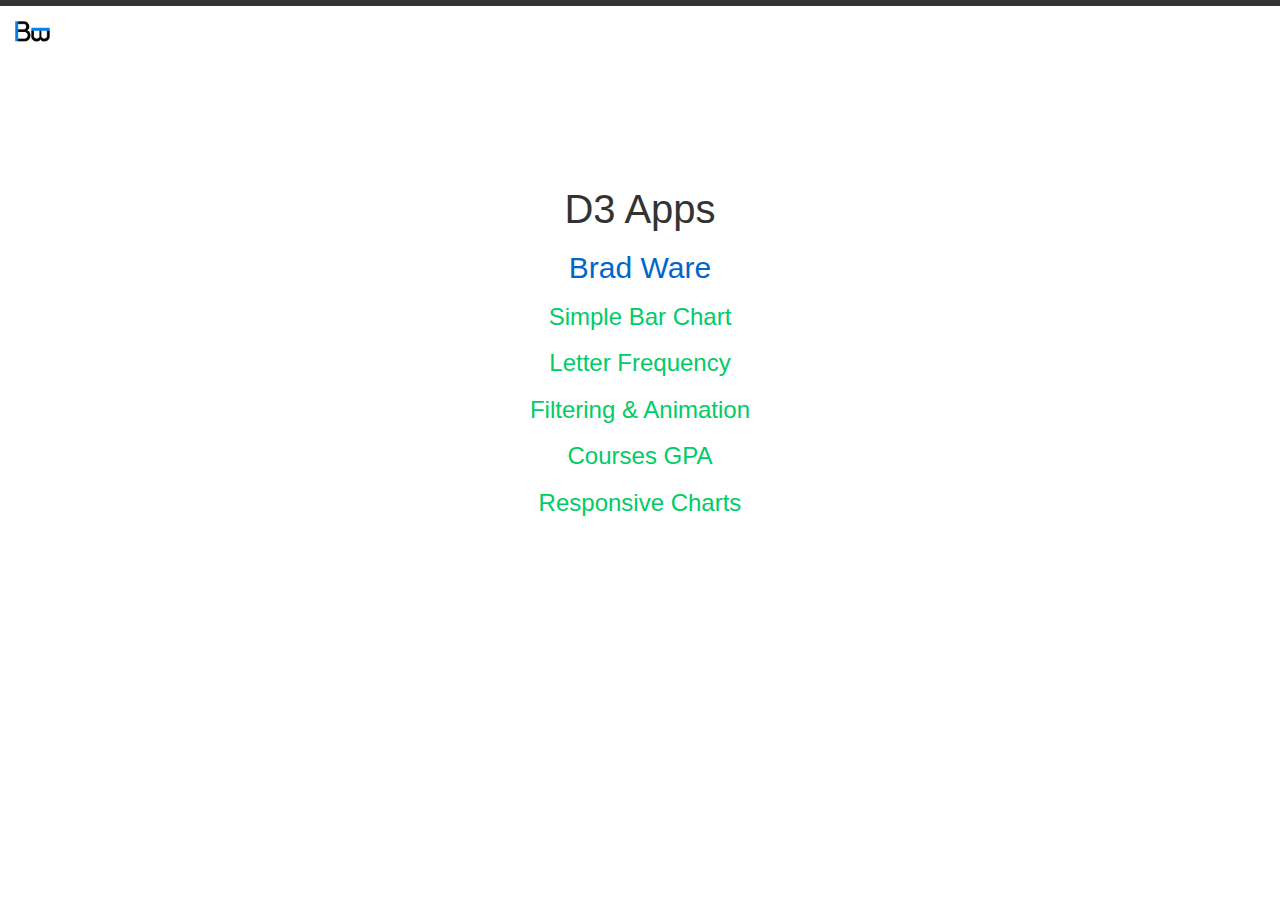
<file: index.html>
<!DOCTYPE html>
<html lang="en">
  <head>
    <title>D3 Apps</title>
    <meta charset="utf-8">
    <meta http-equiv="X-UA-Compatible" content="IE=edge">
    <meta name="viewport" content="width=device-width, initial-scale=1">
    <meta name="keywords" content="brad, ware, brad ware, bradford, ware, bradford ware, Brad, Ware, Brad Ware, Bradford, Ware, Bradford Ware, Georgia Tech, Tech, georgia tech, gt, GT, tech, computer, science, Computer, Science, Computer Science, software, engineer, software engineer, Software Engineer, college student, atlanta, Atlanta">
    <meta name="description" content="Brad Ware's personal website. Brad is a current Georgia Tech senior studying Computer Science from Atlanta, GA.">
    <meta name="author" content="Brad Ware">

    <!-- Stylesheets -->
    <link rel="stylesheet" href="assets/bootstrap/bootstrap.min.css">

    <!-- Favicon -->
    <link rel="icon" type="image/png" href="/assets/logo_favicon.png">

    <!-- Styles -->
    <style>
      body {
        border-top: 6px solid #333333; /* rgb(0, 102, 204) */
      }
      .content {
        padding-top: 10%
      }
      h1 {
        font-size: 40px;
      }
      a {
        color: #0066CC; /* rgb(0, 102, 204) */
      }
      a:hover {
        color: #0066CC; /* rgb(0, 102, 204) */
      }
      .projects a {
        color: #00CC66; /* rgb(0, 204, 102) */
      }
      .logo {
        margin-top: 15px;
        width: 35px;
        height: 21px;
      }
    </style>
    <!-- End of Header -->
  </head>
  <body class="container-fluid">
    <a href="//bradware.com"><img class="logo" src="assets/logo.png"></a>
    <div class="content text-center">
      <h1>D3 Apps</h1>
      <h2><a href="//bradware.com" target="_blank">Brad Ware</a></h2>
      <div class="projects">
        <h3><a href="simple-bar-chart">Simple Bar Chart</a></h3>
        <h3><a href="letter-frequency">Letter Frequency</a></h3>
        <h3><a href="filtering-animation">Filtering & Animation</a></h3>
        <h3><a href="courses-gpa">Courses GPA</a></h3>
        <h3><a href="responsive-charts">Responsive Charts</a></h3>
      </div>
    </div>
  </body>
</html>
</file>
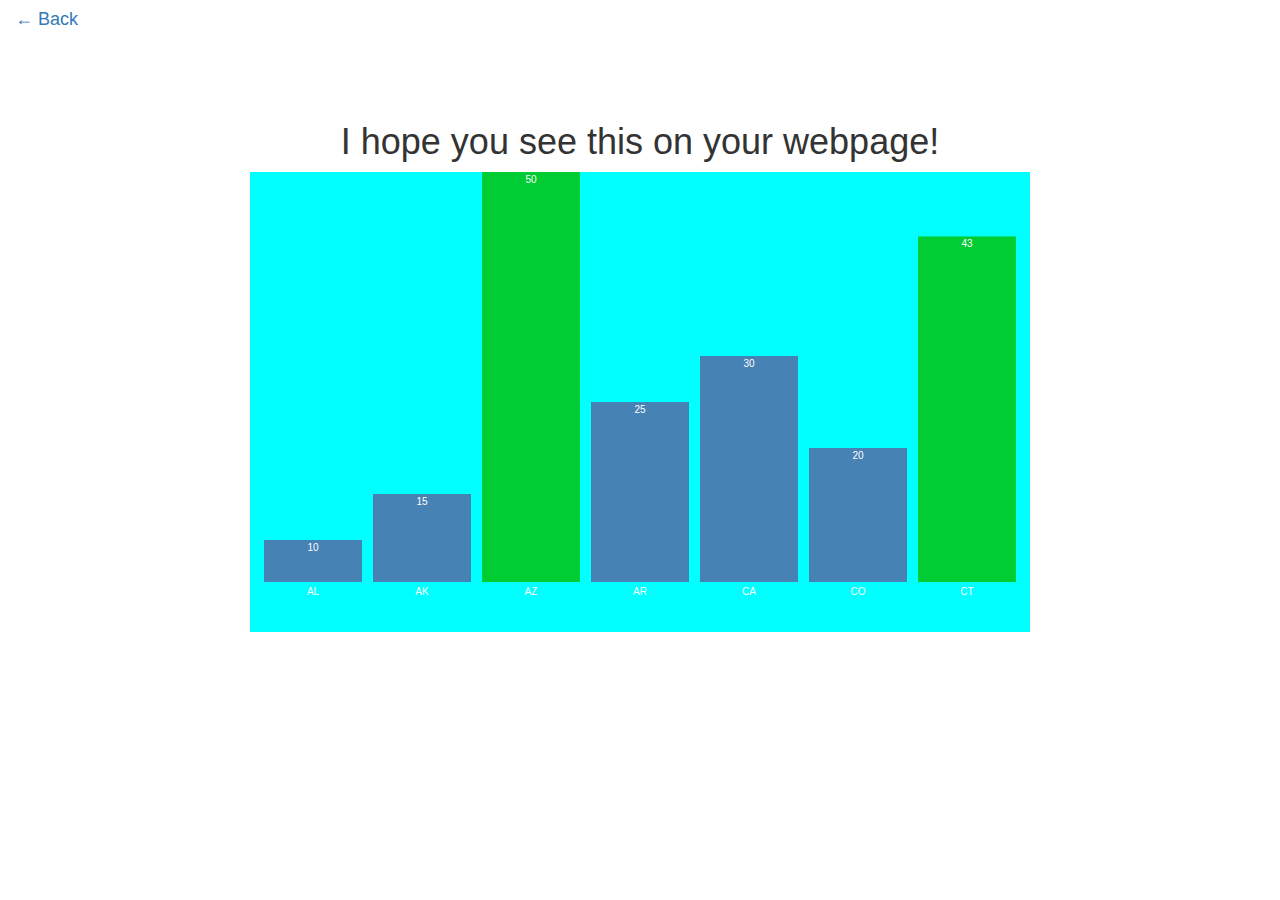
<file: class_excercise/index.html>
<!DOCTYPE html>
<html lang="en">
  <head>
    <title>Class Excercise | Brad Ware</title>
    <meta charset="utf-8">
    <meta http-equiv="X-UA-Compatible" content="IE=edge">
    <meta name="viewport" content="width=device-width, initial-scale=1">
    <meta name="keywords" content="brad, ware, brad ware, bradford, ware, bradford ware, Brad, Ware, Brad Ware, Bradford, Ware, Bradford Ware, Georgia Tech, Tech, georgia tech, gt, GT, tech, computer, science, Computer, Science, Computer Science, software, engineer, software engineer, Software Engineer, college student, atlanta, Atlanta">
    <meta name="description" content="Brad Ware's personal website. Brad is a current Georgia Tech senior studying Computer Science from Atlanta, GA.">
    <meta name="author" content="Brad Ware">

    <!-- Stylesheets -->
    <link rel="stylesheet" href="../assets/bootstrap/bootstrap.min.css">
    <link rel="stylesheet" href="../assets/bootstrap/bootstrap-theme.min.css">

    <!-- JS -->
    <script type="text/javascript" src="../assets/d3/d3.min.js"></script>

    <!-- Styles -->
    <style>
      .content {
        padding: 5%;
      }
      .chart {
        background: aqua;
      }
      .chart rect {
        fill: steelblue;
      }
      .chart text {
        fill: white;
        font: 10px sans-serif;
        text-anchor: middle;
      }
      text .xText{
        fill: black;
        font: 10px sans-serif;
        text-anchor: middle;
      }
    </style>
    <!-- End of Header -->
  </head>
  <body class="container-fluid">
    <h4><a href="/">← Back</a></h4>
    <div class="content text-center">
      <h1>I hope you see this on your webpage!</h1>
      <svg class="chart"></svg>
      <script type="text/javascript">

        //##############    1    ####################
        //Setting the size of our canvas
        var width = 780; 
        var height = 460; 

        //Setting our x and y axes
        //RangeRoundBands returns the band width. Decimal value is the padding
        //Range provides the band height (because of the inverted values).
        var x = d3.scale.ordinal().rangeRoundBands([0, width], 0.1);
        var y = d3.scale.linear().range([height, 0]);

        //Creating our chart and grabbing attributes from ".chart" in header
        var chart = d3.select(".chart")
            .attr("width", width)
            .attr("height", height);
    

        //##############    2    ####################
        //Pulling data from .json file 
        d3.json("data/state_data.json", function(error, data) {

          //Logging data to the console so we can make sure the data is bound
          console.log(data);

          //Set our scale domains
          //data.map creates a new array with the result of a function of every element in the array
          x.domain(data.map(function(d) { return d.state; }));
          y.domain([0, d3.max(data, function(d) { return d.value; })]);

          var y_translate = 50;
          /* Talk about this later */

          //##############    3    ####################
          //Grabbing data and binding it to the bars
          //"G" groups all the svg elements together
          var bar = chart.selectAll("g")
            .data(data)
            .enter()
            .append("g")
            .attr("transform", function(d) { return "translate("+ x(d.state) +",0)"; });
          // Translate arranges all the "g" elements on the X axis.
          // Without the translate, all the groups would be drawn at the same position

          //##############    4    ####################
          //Generating rectangle SVG elements for our data
          bar.append("rect")
            .attr("y", function(d) { return y(d.value); }) // Setting the Y position of individual bars based on the data
            .attr("height", function(d) { return height - y_translate - y(d.value); }) // At the chosen Y position, we're now specifying height.
            .attr("width", x.rangeBand())

            .style("fill", function(d){
              if(d.value > 30){
                return "#00CC33"; // Specifying a different color for the bar based on the value

              }
            });

          //##############    5    ####################
          //Adding y labels to our bars
          bar.append("text")
            .attr("x", x.rangeBand() / 2)
            .attr("y", function(d) { return y(d.value) + 3; })
            .attr("dy", ".75em")
            .text(function(d) { return d.value; });

          //Adding x labels to our bars
          bar.append("text")
            .attr("class", "xText")
            .attr("x", x.rangeBand() / 2)
            .attr("y", height - y_translate + 5)
            .attr("dy", ".75em")
            .text(function(d) { return d.state; });

        });
      </script>
    </div>
  </body>
</html>
</file>
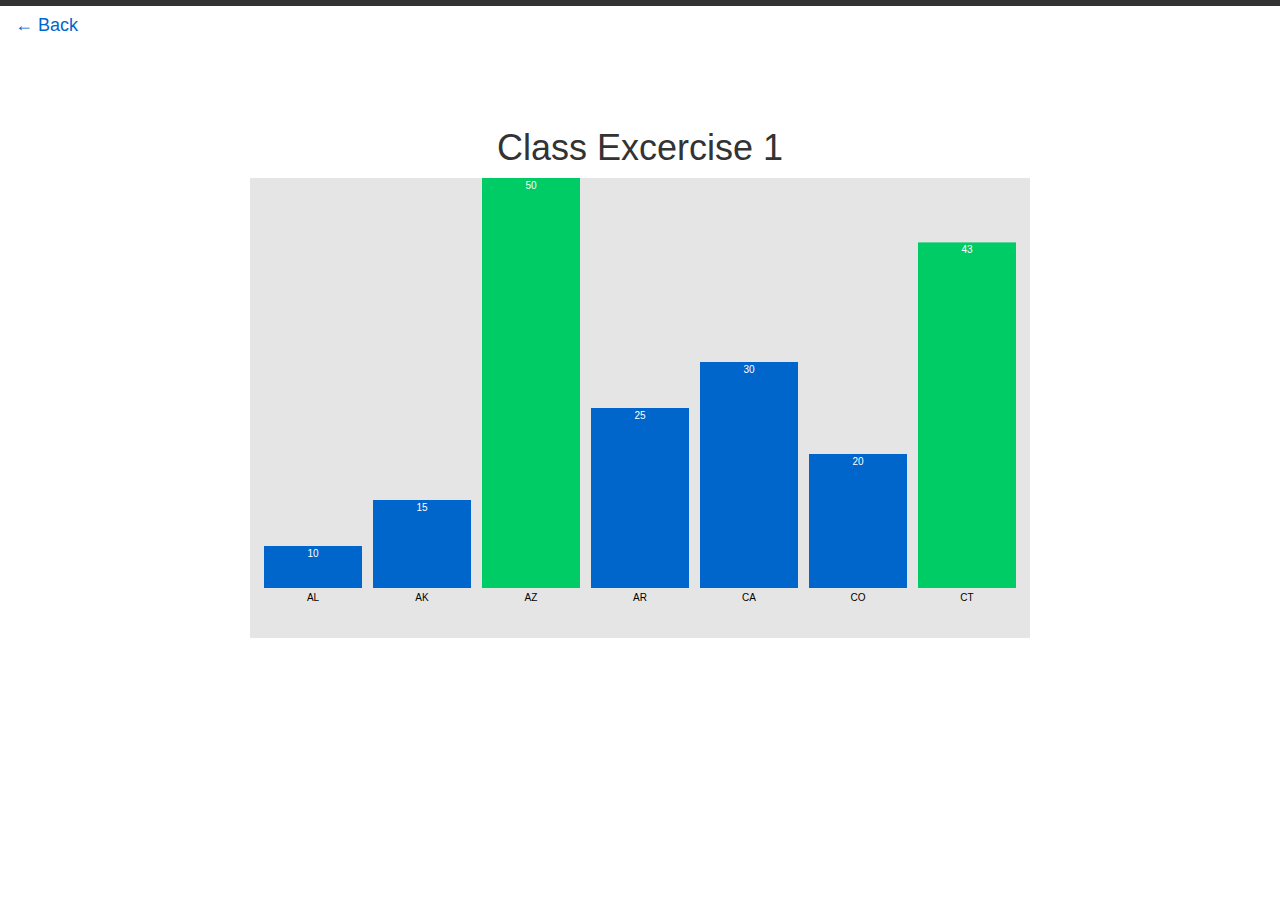
<file: class_excercise_1/index.html>
<!DOCTYPE html>
<html lang="en">
  <head>
    <title>Class Excercise | Brad Ware</title>
    <meta charset="utf-8">
    <meta http-equiv="X-UA-Compatible" content="IE=edge">
    <meta name="viewport" content="width=device-width, initial-scale=1">
    <meta name="keywords" content="brad, ware, brad ware, bradford, ware, bradford ware, Brad, Ware, Brad Ware, Bradford, Ware, Bradford Ware, Georgia Tech, Tech, georgia tech, gt, GT, tech, computer, science, Computer, Science, Computer Science, software, engineer, software engineer, Software Engineer, college student, atlanta, Atlanta">
    <meta name="description" content="Brad Ware's personal website. Brad is a current Georgia Tech senior studying Computer Science from Atlanta, GA.">
    <meta name="author" content="Brad Ware">

    <!-- Stylesheets -->
    <link rel="stylesheet" href="../assets/bootstrap/bootstrap.min.css">

    <!-- JS -->
    <script type="text/javascript" src="../assets/d3/d3.min.js"></script>

    <!-- Styles -->
    <style>
      body {
        border-top: 6px solid #333333; 
      }
      a {
        color: #0066CC; /* rgb(0, 102, 204) */
      }
      .content {
        padding: 5%;
      }
      .chart {
        background: #E5E5E5;
      }
      .chart rect {
        fill: #0066CC; /* rgb(0, 102, 204)*/
      }
      text {
        font: 10px sans-serif;
        text-anchor: middle;
      }
    </style>
    <!-- End of Header -->
  </head>
  <body class="container-fluid">
    <h4><a href="/">← Back</a></h4>
    <div class="content text-center">
      <h1>Class Excercise 1</h1>
      <svg class="chart"></svg>
      <script type="text/javascript">

        //##############    1    ####################
        //Setting the size of our canvas
        var width = 780; 
        var height = 460; 

        //Setting our x and y axes
        //RangeRoundBands returns the band width. Decimal value is the padding
        //Range provides the band height (because of the inverted values).
        var x = d3.scale.ordinal().rangeRoundBands([0, width], 0.1);
        var y = d3.scale.linear().range([height, 0]);

        //Creating our chart and grabbing attributes from ".chart" in header
        var chart = d3.select(".chart")
            .attr("width", width)
            .attr("height", height);
    

        //##############    2    ####################
        //Pulling data from .json file 
        d3.json("data/state_data.json", function(error, data) {

          //Logging data to the console so we can make sure the data is bound
          console.log(data);

          //Set our scale domains
          //data.map creates a new array with the result of a function of every element in the array
          x.domain(data.map(function(d) { return d.state; }));
          y.domain([0, d3.max(data, function(d) { return d.value; })]);

          var y_translate = 50;
          /* Talk about this later */

          //##############    3    ####################
          //Grabbing data and binding it to the bars
          //"G" groups all the svg elements together
          var bar = chart.selectAll("g")
            .data(data)
            .enter()
            .append("g")
            .attr("transform", function(d) { return "translate("+ x(d.state) +",0)"; });
          // Translate arranges all the "g" elements on the X axis.
          // Without the translate, all the groups would be drawn at the same position

          //##############    4    ####################
          //Generating rectangle SVG elements for our data
          bar.append("rect")
            .attr("y", function(d) { return y(d.value); }) // Setting the Y position of individual bars based on the data
            .attr("height", function(d) { return height - y_translate - y(d.value); }) // At the chosen Y position, we're now specifying height.
            .attr("width", x.rangeBand())

            .style("fill", function(d){
              if(d.value > 30){
                return "#00CC66"; // Specifying a different color for the bar based on the value

              }
            });

          //##############    5    ####################
          //Adding y labels to our bars
          bar.append("text")
            .attr("x", x.rangeBand() / 2)
            .attr("y", function(d) { return y(d.value) + 3; })
            .attr("dy", ".75em")
            .style("fill", "white")
            .text(function(d) { return d.value; });

          //Adding x labels to our bars
          bar.append("text")
            .attr("class", "xText")
            .attr("x", x.rangeBand() / 2)
            .attr("y", height - y_translate + 5)
            .attr("dy", ".75em")
            .style("fill", "black")
            .text(function(d) { return d.state; });

        });
      </script>
    </div>
  </body>
</html>
</file>
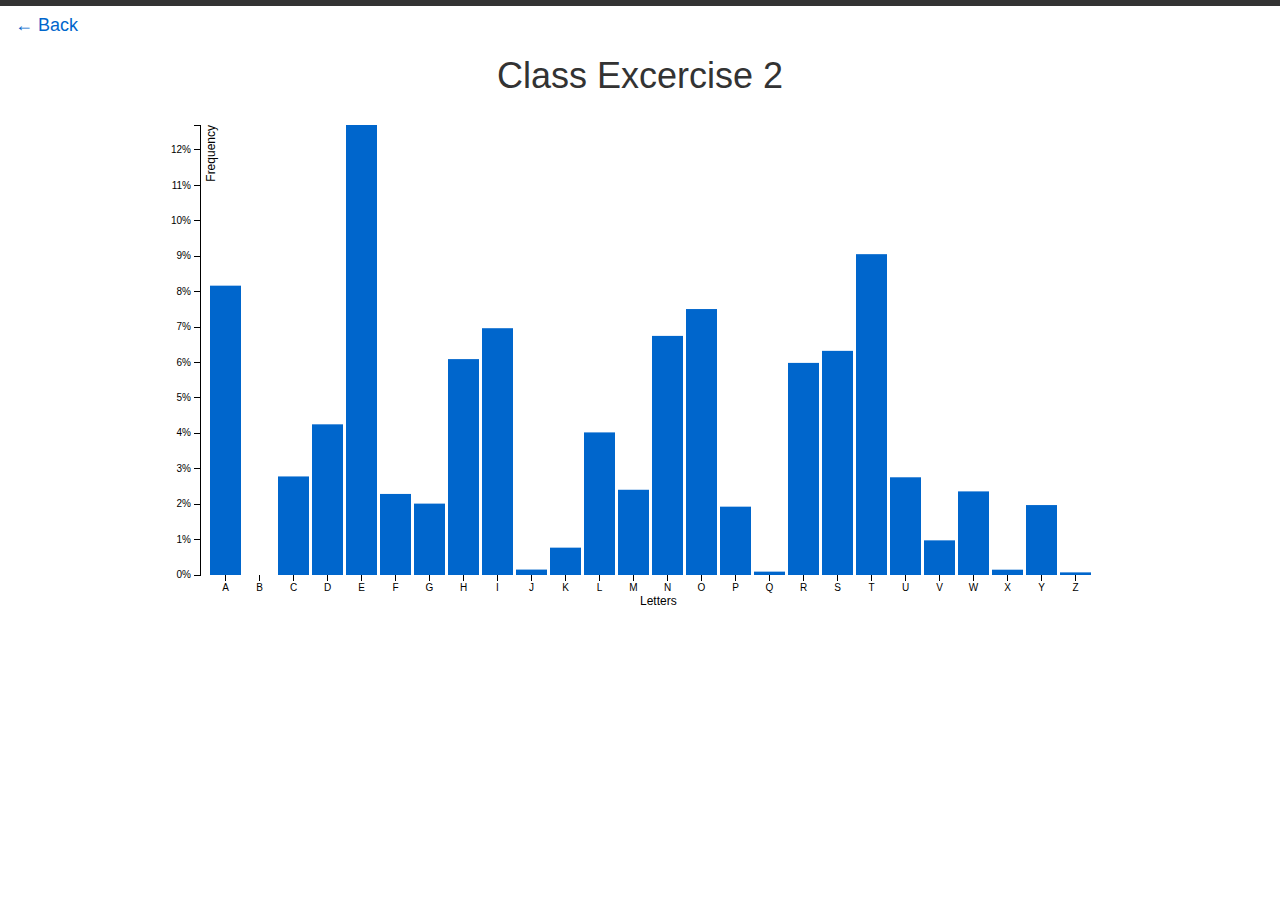
<file: class_excercise_2/index.html>
<!DOCTYPE html>
<html lang="en">
  <head>
    <title>Class Excercise 2 | Brad Ware</title>
    <meta charset="utf-8">
    <meta http-equiv="X-UA-Compatible" content="IE=edge">
    <meta name="viewport" content="width=device-width, initial-scale=1">
    <meta name="keywords" content="brad, ware, brad ware, bradford, ware, bradford ware, Brad, Ware, Brad Ware, Bradford, Ware, Bradford Ware, Georgia Tech, Tech, georgia tech, gt, GT, tech, computer, science, Computer, Science, Computer Science, software, engineer, software engineer, Software Engineer, college student, atlanta, Atlanta">
    <meta name="description" content="Brad Ware's personal website. Brad is a current Georgia Tech senior studying Computer Science from Atlanta, GA.">
    <meta name="author" content="Brad Ware">

    <!-- Stylesheets -->
    <link rel="stylesheet" href="../assets/bootstrap/bootstrap.min.css">
    <link rel="stylesheet" href="styles.css">

    <!-- JS -->
    <script type="text/javascript" src="../assets/d3/d3.min.js"></script>
    <script type="text/javascript" src="main.js"></script>
    <!-- End of Header -->
  </head>
  <body class="container-fluid">
    <h4><a href="/">← Back</a></h4>
    <div class="content text-center">
        <h1>Class Excercise 2</h1>
    </div>
  </body>
</html>
</file>
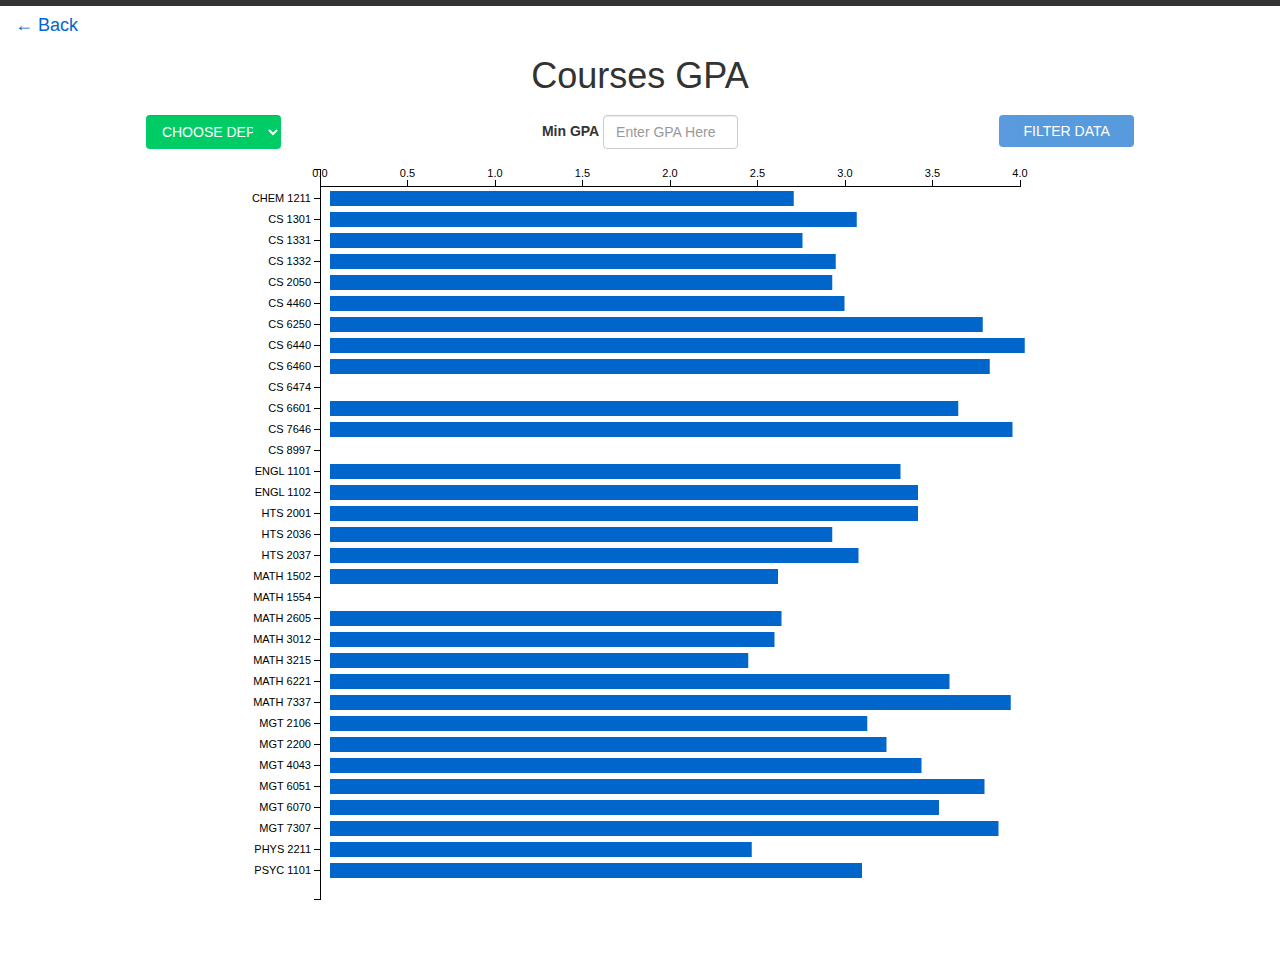
<file: courses-gpa/index.html>
<!DOCTYPE html>
<html lang="en">
  <head>
    <title>Courses GPA | D3 Apps</title>
    <meta charset="utf-8">
    <meta http-equiv="X-UA-Compatible" content="IE=edge">
    <meta name="viewport" content="width=device-width, initial-scale=1">
    <meta name="keywords" content="brad, ware, brad ware, bradford, ware, bradford ware, Brad, Ware, Brad Ware, Bradford, Ware, Bradford Ware, Georgia Tech, Tech, georgia tech, gt, GT, tech, computer, science, Computer, Science, Computer Science, software, engineer, software engineer, Software Engineer, college student, atlanta, Atlanta">
    <meta name="description" content="Brad Ware's personal website. Brad is a current Georgia Tech senior studying Computer Science from Atlanta, GA.">
    <meta name="author" content="Brad Ware">

    <!-- Stylesheets -->
    <link rel="stylesheet" href="/assets/bootstrap/bootstrap.min.css">
    <link rel="stylesheet" href="styles.css">

    <!-- JS -->
    <script type="text/javascript" src="/assets/d3/d3.min.js"></script>
    <script type="text/javascript" src="main.js"></script>

    <!-- Favicon -->
    <link rel="icon" type="image/png" href="/assets/logo_favicon.png">
    <!-- End of Header -->
  </head>
  <body class="container-fluid">
    <h4><a href="/" id="back">← Back</a></h4>
    <div class="content text-center">
      <h1>Courses GPA</h1>
      <div class="row filters">
        <div class="col-xs-4">
          <select class="form-control filter-theme" id="dept-input">
            <option selected disabled>CHOOSE DEPT</option>
            <option>EVERY DEPT</option>
            <option>CHEM</option>
            <option>CS</option>
            <option>ENGL</option>
            <option>HTS</option>
            <option>MATH</option>
            <option>MGT</option>
            <option>PHYS</option>
            <option>PSYC</option>
          </select>
        </div>
        <div class="col-xs-4">
          <form class="form-inline">
            <div class="form-group">
              <label for="gpa-input">Min GPA</label>
              <input type="text" class="form-control" id="gpa-input" placeholder="Enter GPA Here">
            </div>
            </form>
        </div>
        <div class="col-xs-4">
          <button type="button" class="btn filter-theme" id="filter-button" disabled>FILTER DATA</button>
        </div>
      </div>
      <!-- Our graph will be added inside this divider element -->
      <div id="graph"></div>
    </div>
  </body>
</html>
</file>
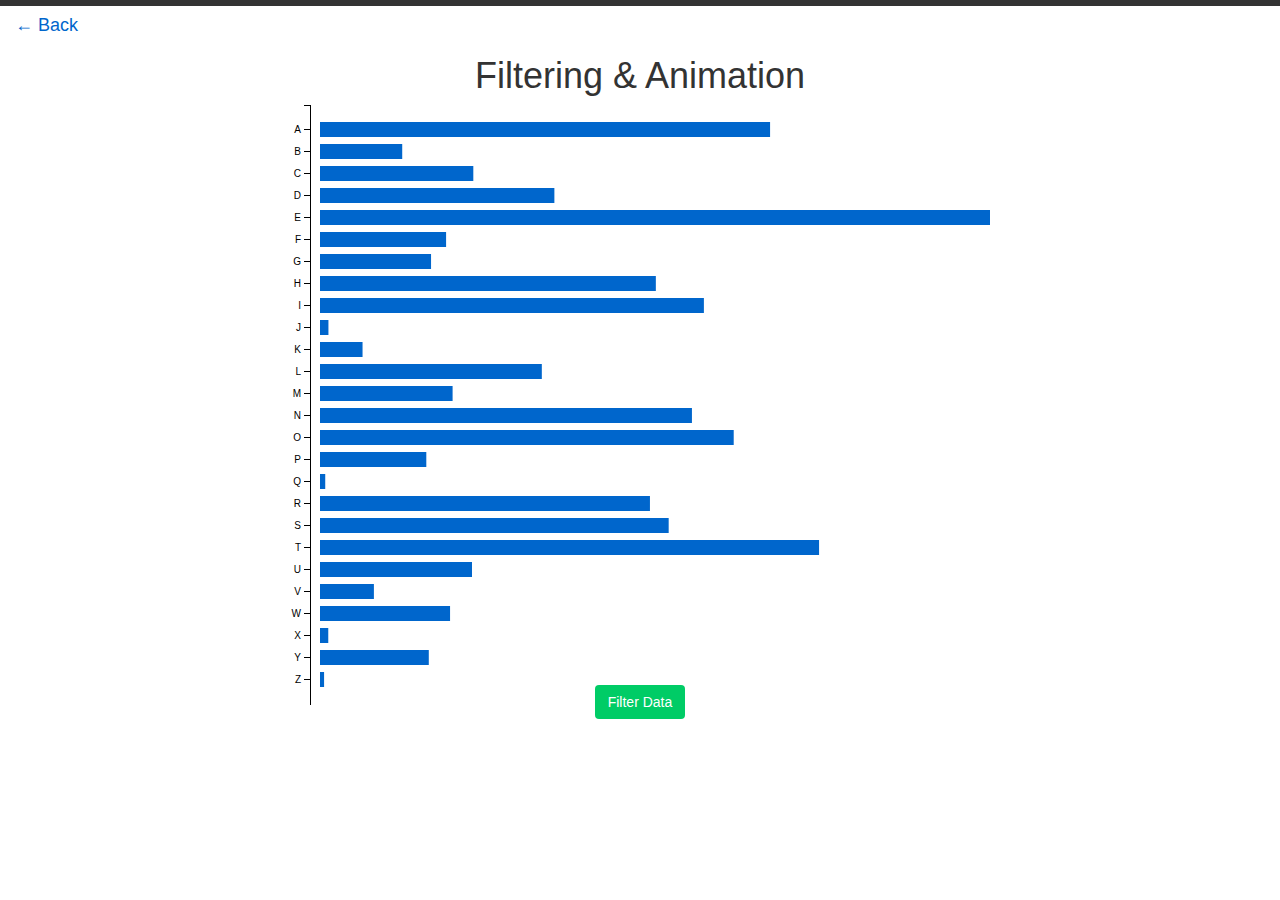
<file: filtering-animation/index.html>
<!DOCTYPE html>
<html lang="en">
  <head>
    <title>Filtering & Animation | D3 Apps</title>
    <meta charset="utf-8">
    <meta http-equiv="X-UA-Compatible" content="IE=edge">
    <meta name="viewport" content="width=device-width, initial-scale=1">
    <meta name="keywords" content="brad, ware, brad ware, bradford, ware, bradford ware, Brad, Ware, Brad Ware, Bradford, Ware, Bradford Ware, Georgia Tech, Tech, georgia tech, gt, GT, tech, computer, science, Computer, Science, Computer Science, software, engineer, software engineer, Software Engineer, college student, atlanta, Atlanta">
    <meta name="description" content="Brad Ware's personal website. Brad is a current Georgia Tech senior studying Computer Science from Atlanta, GA.">
    <meta name="author" content="Brad Ware">

    <!-- Stylesheets -->
    <link rel="stylesheet" href="/assets/bootstrap/bootstrap.min.css">
    <link rel="stylesheet" href="styles.css">

    <!-- JS -->
    <script type="text/javascript" src="/assets/d3/d3.min.js"></script>
    <script type="text/javascript" src="main.js"></script>

    <!-- Favicon -->
    <link rel="icon" type="image/png" href="/assets/logo_favicon.png">
    <!-- End of Header -->
  </head>
  <body class="container-fluid">
    <h4><a href="/">← Back</a></h4>
      <div class="content text-center">
      <h1>Filtering & Animation</h1>
      <!-- Our graph will be added inside this divider element -->
      <div id="graph"></div>
    </div>
  </body>
</html>
</file>
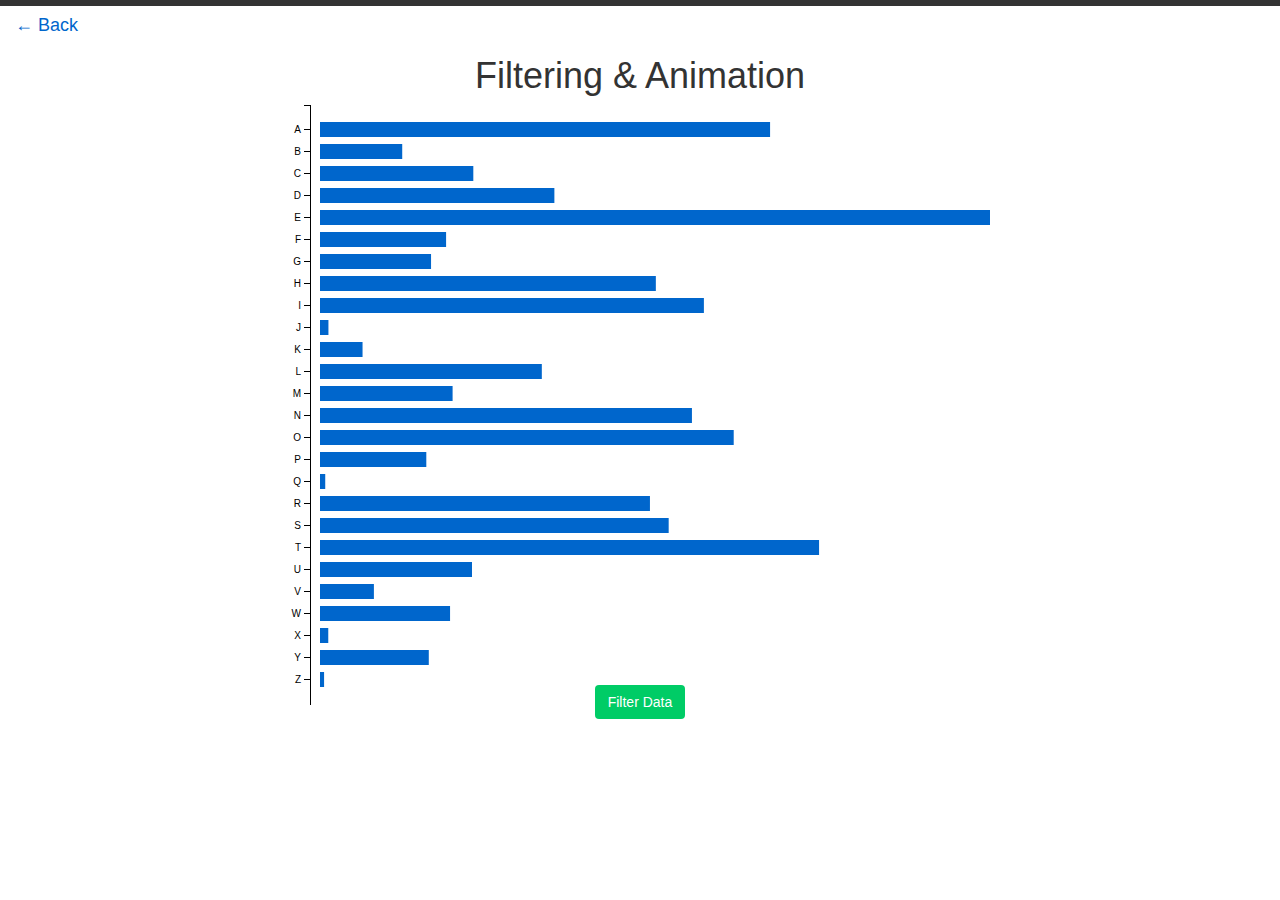
<file: filtering_animation/index.html>
<!DOCTYPE html>
<html lang="en">
	<head>
		<title>Filtering & Animation | Brad Ware</title>
		<meta charset="utf-8">
		<meta http-equiv="X-UA-Compatible" content="IE=edge">
		<meta name="viewport" content="width=device-width, initial-scale=1">
		<meta name="keywords" content="brad, ware, brad ware, bradford, ware, bradford ware, Brad, Ware, Brad Ware, Bradford, Ware, Bradford Ware, Georgia Tech, Tech, georgia tech, gt, GT, tech, computer, science, Computer, Science, Computer Science, software, engineer, software engineer, Software Engineer, college student, atlanta, Atlanta">
		<meta name="description" content="Brad Ware's personal website. Brad is a current Georgia Tech senior studying Computer Science from Atlanta, GA.">
		<meta name="author" content="Brad Ware">

		<!-- Stylesheets -->
		<link rel="stylesheet" href="../assets/bootstrap/bootstrap.min.css">
		<link rel="stylesheet" href="styles.css">

		<!-- JS -->
		<script type="text/javascript" src="../assets/d3/d3.min.js"></script>
		<script type="text/javascript" src="main.js"></script>
		<!-- End of Header -->
	</head>
	<body class="container-fluid">
		<h4><a href="/">← Back</a></h4>
	    <div class="content text-center">
			<h1>Filtering & Animation</h1>
			<!-- Our graph will be added inside this divider element -->
			<div id="graph"></div>
		</div>
	</body>
</html>
</file>
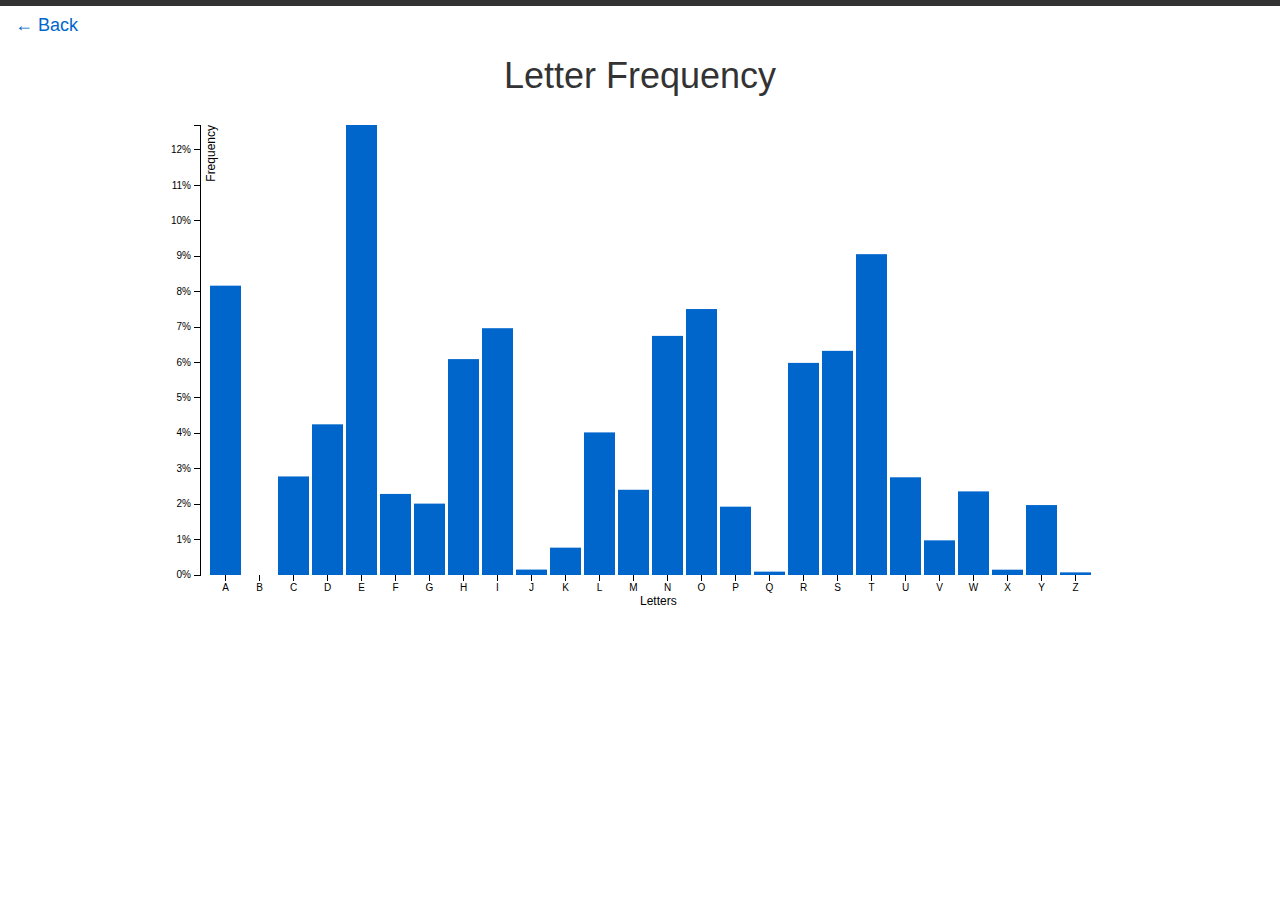
<file: letter-frequency/index.html>
<!DOCTYPE html>
<html lang="en">
  <head>
    <title>Letter Frequency | D3 Apps</title>
    <meta charset="utf-8">
    <meta http-equiv="X-UA-Compatible" content="IE=edge">
    <meta name="viewport" content="width=device-width, initial-scale=1">
    <meta name="keywords" content="brad, ware, brad ware, bradford, ware, bradford ware, Brad, Ware, Brad Ware, Bradford, Ware, Bradford Ware, Georgia Tech, Tech, georgia tech, gt, GT, tech, computer, science, Computer, Science, Computer Science, software, engineer, software engineer, Software Engineer, college student, atlanta, Atlanta">
    <meta name="description" content="Brad Ware's personal website. Brad is a current Georgia Tech senior studying Computer Science from Atlanta, GA.">
    <meta name="author" content="Brad Ware">

    <!-- Stylesheets -->
    <link rel="stylesheet" href="/assets/bootstrap/bootstrap.min.css">
    <link rel="stylesheet" href="styles.css">

    <!-- JS -->
    <script type="text/javascript" src="/assets/d3/d3.min.js"></script>
    <script type="text/javascript" src="main.js"></script>

    <!-- Favicon -->
    <link rel="icon" type="image/png" href="/assets/logo_favicon.png">
    <!-- End of Header -->
  </head>
  <body class="container-fluid">
    <h4><a href="/">← Back</a></h4>
    <div class="content text-center">
      <h1>Letter Frequency</h1>
    </div>
  </body>
</html>
</file>
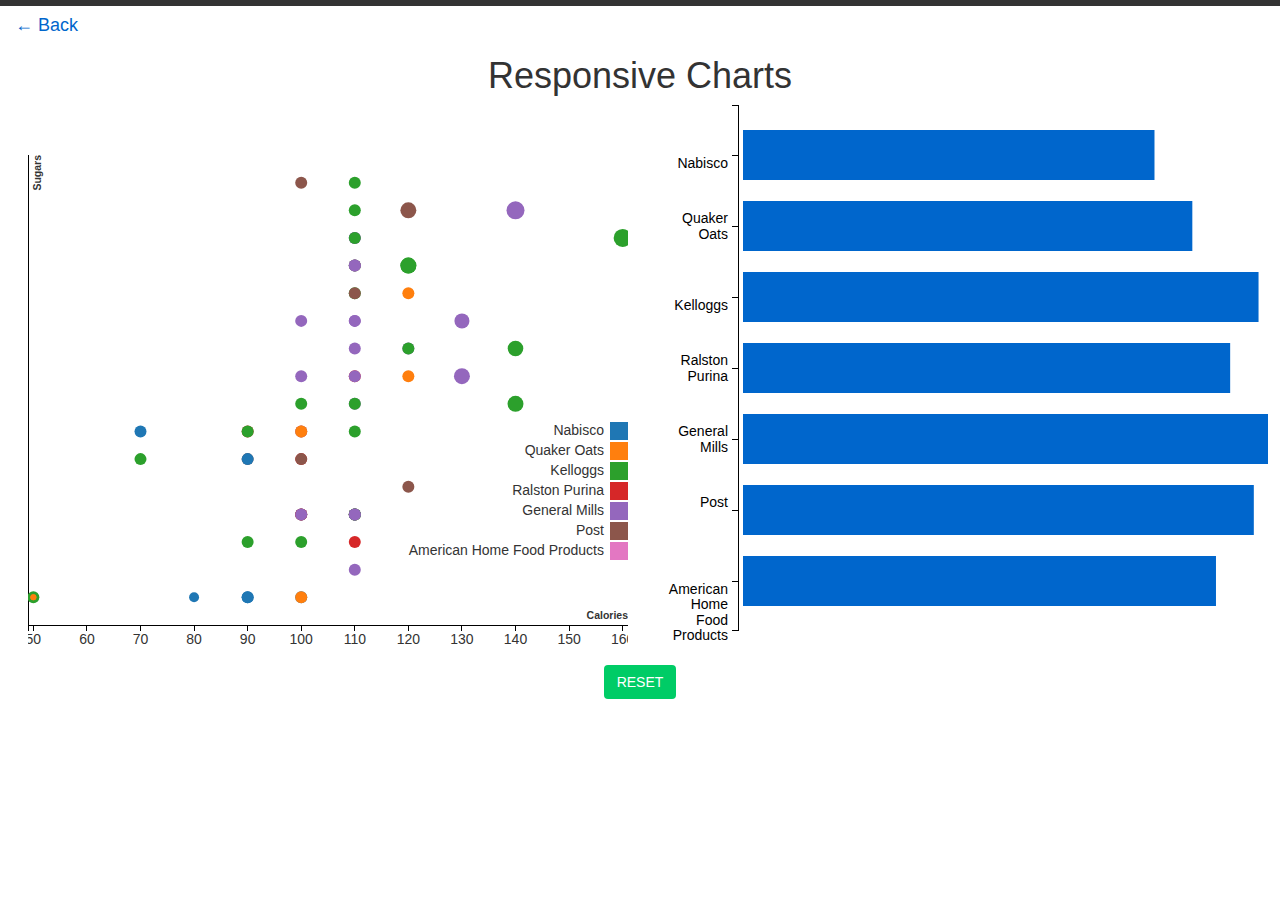
<file: responsive-charts/index.html>
<!DOCTYPE html>
<html lang="en">
  <head>
    <title>Responsive Charts | D3 Apps</title>
    <meta charset="utf-8">
    <meta http-equiv="X-UA-Compatible" content="IE=edge">
    <meta name="viewport" content="width=device-width, initial-scale=1">
    <meta name="keywords" content="brad, ware, brad ware, bradford, ware, bradford ware, Brad, Ware, Brad Ware, Bradford, Ware, Bradford Ware, Georgia Tech, Tech, georgia tech, gt, GT, tech, computer, science, Computer, Science, Computer Science, software, engineer, software engineer, Software Engineer, college student, atlanta, Atlanta">
    <meta name="description" content="Brad Ware's personal website. Brad is a current Georgia Tech senior studying Computer Science from Atlanta, GA.">
    <meta name="author" content="Brad Ware">

    <!-- Stylesheets -->
    <link rel="stylesheet" href="/assets/bootstrap/bootstrap.min.css">
    <link rel="stylesheet" href="styles.css">

    <!-- JS -->
    <script type="text/javascript" src="/assets/d3/d3.min.js"></script>
    <script type="text/javascript" src="main.js"></script>

    <!-- Favicon -->
    <link rel="icon" type="image/png" href="/assets/logo_favicon.png">
    <!-- End of Header -->
  </head>
  <body class="container-fluid">
    <h4><a href="/" id="back">← Back</a></h4>
    <div class="content text-center">
      <h1>Responsive Charts</h1>
      <div class="row">
        <!-- Our graphs will be added inside this divider element -->
        <div class="col-md-12 col-lg-6 graph" id="scatter-plot"></div>
        <div class="col-md-12 col-lg-6 graph" id="bar-graph"></div>
      </div>
      <button type="button" class="btn filter-theme" id="reset-button">RESET</button>
    </div>
  </body>
</html>
</file>
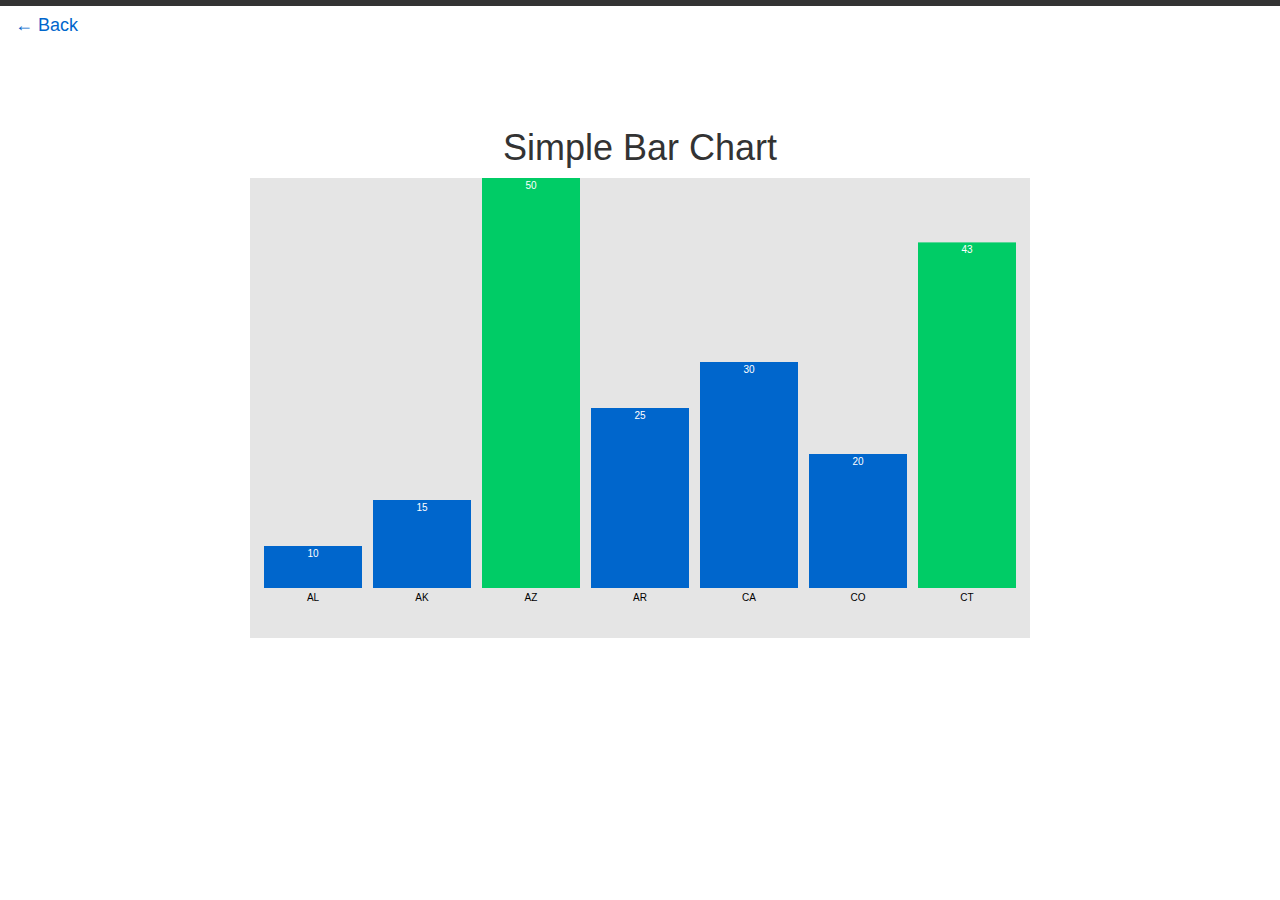
<file: simple-bar-chart/index.html>
<!DOCTYPE html>
<html lang="en">
  <head>
    <title>Simple Bar Chart | D3 Apps</title>
    <meta charset="utf-8">
    <meta http-equiv="X-UA-Compatible" content="IE=edge">
    <meta name="viewport" content="width=device-width, initial-scale=1">
    <meta name="keywords" content="brad, ware, brad ware, bradford, ware, bradford ware, Brad, Ware, Brad Ware, Bradford, Ware, Bradford Ware, Georgia Tech, Tech, georgia tech, gt, GT, tech, computer, science, Computer, Science, Computer Science, software, engineer, software engineer, Software Engineer, college student, atlanta, Atlanta">
    <meta name="description" content="Brad Ware's personal website. Brad is a current Georgia Tech senior studying Computer Science from Atlanta, GA.">
    <meta name="author" content="Brad Ware">

    <!-- Stylesheets -->
    <link rel="stylesheet" href="/assets/bootstrap/bootstrap.min.css">

    <!-- JS -->
    <script type="text/javascript" src="/assets/d3/d3.min.js"></script>

     <!-- Favicon -->
    <link rel="icon" type="image/png" href="/assets/logo_favicon.png">

    <!-- Styles -->
    <style>
      body {
        border-top: 6px solid #333333; 
      }
      a {
        color: #0066CC; /* rgb(0, 102, 204) */
      }
      .content {
        padding: 5%;
      }
      .chart {
        background: #E5E5E5;
      }
      .chart rect {
        fill: #0066CC; /* rgb(0, 102, 204) */
      }
      text {
        font: 10px sans-serif;
        text-anchor: middle;
      }
    </style>
    <!-- End of Header -->
  </head>
  <body class="container-fluid">
    <h4><a href="/">← Back</a></h4>
    <div class="content text-center">
      <h1>Simple Bar Chart</h1>
      <svg class="chart"></svg>
      <script type="text/javascript">

        //##############    1    ####################
        //Setting the size of our canvas
        var width = 780; 
        var height = 460; 

        //Setting our x and y axes
        //RangeRoundBands returns the band width. Decimal value is the padding
        //Range provides the band height (because of the inverted values).
        var x = d3.scale.ordinal().rangeRoundBands([0, width], 0.1);
        var y = d3.scale.linear().range([height, 0]);

        //Creating our chart and grabbing attributes from ".chart" in header
        var chart = d3.select(".chart")
            .attr("width", width)
            .attr("height", height);
    

        //##############    2    ####################
        //Pulling data from .json file 
        d3.json("data/state_data.json", function(error, data) {

          //Set our scale domains
          //data.map creates a new array with the result of a function of every element in the array
          x.domain(data.map(function(d) { return d.state; }));
          y.domain([0, d3.max(data, function(d) { return d.value; })]);

          var y_translate = 50;
          /* Talk about this later */

          //##############    3    ####################
          //Grabbing data and binding it to the bars
          //"G" groups all the svg elements together
          var bar = chart.selectAll("g")
            .data(data)
            .enter()
            .append("g")
            .attr("transform", function(d) { return "translate("+ x(d.state) +",0)"; });
          // Translate arranges all the "g" elements on the X axis.
          // Without the translate, all the groups would be drawn at the same position

          //##############    4    ####################
          //Generating rectangle SVG elements for our data
          bar.append("rect")
            .attr("y", function(d) { return y(d.value); }) // Setting the Y position of individual bars based on the data
            .attr("height", function(d) { return height - y_translate - y(d.value); }) // At the chosen Y position, we're now specifying height.
            .attr("width", x.rangeBand())

            .style("fill", function(d){
              if(d.value > 30){
                return "#00CC66"; // Specifying a different color for the bar based on the value

              }
            });

          //##############    5    ####################
          //Adding y labels to our bars
          bar.append("text")
            .attr("x", x.rangeBand() / 2)
            .attr("y", function(d) { return y(d.value) + 3; })
            .attr("dy", ".75em")
            .style("fill", "white")
            .text(function(d) { return d.value; });

          //Adding x labels to our bars
          bar.append("text")
            .attr("class", "xText")
            .attr("x", x.rangeBand() / 2)
            .attr("y", height - y_translate + 5)
            .attr("dy", ".75em")
            .style("fill", "black")
            .text(function(d) { return d.state; });
        });
      </script>
    </div>
  </body>
</html>
</file>
<file: class_excercise_2/styles.css>
body {
	border-top: 6px solid #333333; /* rgb(0, 102, 204) */
}
.bar {
  fill: #0066CC; /* rgb(0, 102, 204)*/
}
.bar:hover {
  fill: #00CC66; /* rgb(0, 204, 102) */
}
.axis {
  font: 10px sans-serif;
}
.axis path,
.axis line {
  fill: none;
  stroke: #000;
  shape-rendering: crispEdges;
}
.x.axis path {
  display: none;
}
a {
  color: #0066CC; /* rgb(0, 102, 204)*/
}
</file>
<file: courses-gpa/styles.css>
body {
  border-top: 6px solid #333333; /* rgb(0, 102, 204) */
}
#back {
  color: #0066CC; /* rgb(0, 102, 204) */
}
#filter-button {
  background-color: #0066CC; /* rgb(0, 102, 204) */
}
#dept-input {
  background-color: #00CC66; /* rgb(0, 204, 102) */ 
  margin-left: 33%;
}
#gpa-input {
  width: 135px;
}
.filters {
  padding-top: 10px;
  padding-bottom: 20px;
}
.filter-theme {
  color: #FFFFFF;
  border: none;
  width: 135px;
}
.bar {
  fill: #0066CC; /* rgb(0, 102, 204) */
}
.bar:hover {
  fill: #00CC66; /* rgb(0, 204, 102) */
}
.axis {
  font: 11px sans-serif;
}
.axis path, .axis line {
  fill: none;
  stroke: #000;
  shape-rendering: crispEdges;
}

/* For mobile friendly version of main pages */
@media screen and (max-width: 767px) { 
  #dept-input {
  	margin-left: 0%;
  }
}
</file>
<file: filtering-animation/styles.css>
body {
  border-top: 6px solid #333333; /* rgb(0, 102, 204) */
}
.bar {
  fill: #0066CC; /* rgb(0, 102, 204)*/
}
.bar:hover {
  fill: #00CC66; /* rgb(0, 204, 102) */
}
.axis {
  font: 10px sans-serif;
}
.axis path,
.axis line {
  fill: none;
  stroke: #000;
  shape-rendering: crispEdges;
}
.x.axis path {
  display: none;
}
a {
  color: #0066CC; /* rgb(0, 102, 204)*/
}
</file>
<file: filtering_animation/styles.css>
body {
  border-top: 6px solid #333333; /* rgb(0, 102, 204) */
}
.bar {
  fill: #0066CC; /* rgb(0, 102, 204)*/
}
.bar:hover {
  fill: #00CC66; /* rgb(0, 204, 102) */
}
.axis {
  font: 10px sans-serif;
}
.axis path,
.axis line {
  fill: none;
  stroke: #000;
  shape-rendering: crispEdges;
}
.x.axis path {
  display: none;
}
a {
  color: #0066CC; /* rgb(0, 102, 204)*/
}
</file>
<file: letter-frequency/styles.css>
body {
	border-top: 6px solid #333333; /* rgb(0, 102, 204) */
}
.bar {
  fill: #0066CC; /* rgb(0, 102, 204)*/
}
.bar:hover {
  fill: #00CC66; /* rgb(0, 204, 102) */
}
.axis {
  font: 10px sans-serif;
}
.axis path,
.axis line {
  fill: none;
  stroke: #000;
  shape-rendering: crispEdges;
}
.x.axis path {
  display: none;
}
a {
  color: #0066CC; /* rgb(0, 102, 204)*/
}
</file>
<file: responsive-charts/styles.css>
body {
  border-top: 6px solid #333333; /* rgb(0, 102, 204) */
}
#back {
  color: #0066CC; /* rgb(0, 102, 204) */
}
#reset-button {
  margin-top: 5px;
  margin-bottom: 10px;
  background-color: #00CC66; /* rgb(0, 204, 102) */ 
  color: #FFFFFF;
}
.graph {
  padding-left: 15px;
  padding-right: 0px;
}
.axis path,
.axis line {
  fill: none;
  stroke: #000000;
  shape-rendering: crispEdges;
}
.dot {
  stroke: none;
}
.tooltip {
  background: #E3E3E3;
  border-radius: 5px;
  position: absolute;
  margin-top: 40px;
  padding: 10px;
  pointer-events: none;
  text-align: left;
  opacity: .25;
}
</file>
